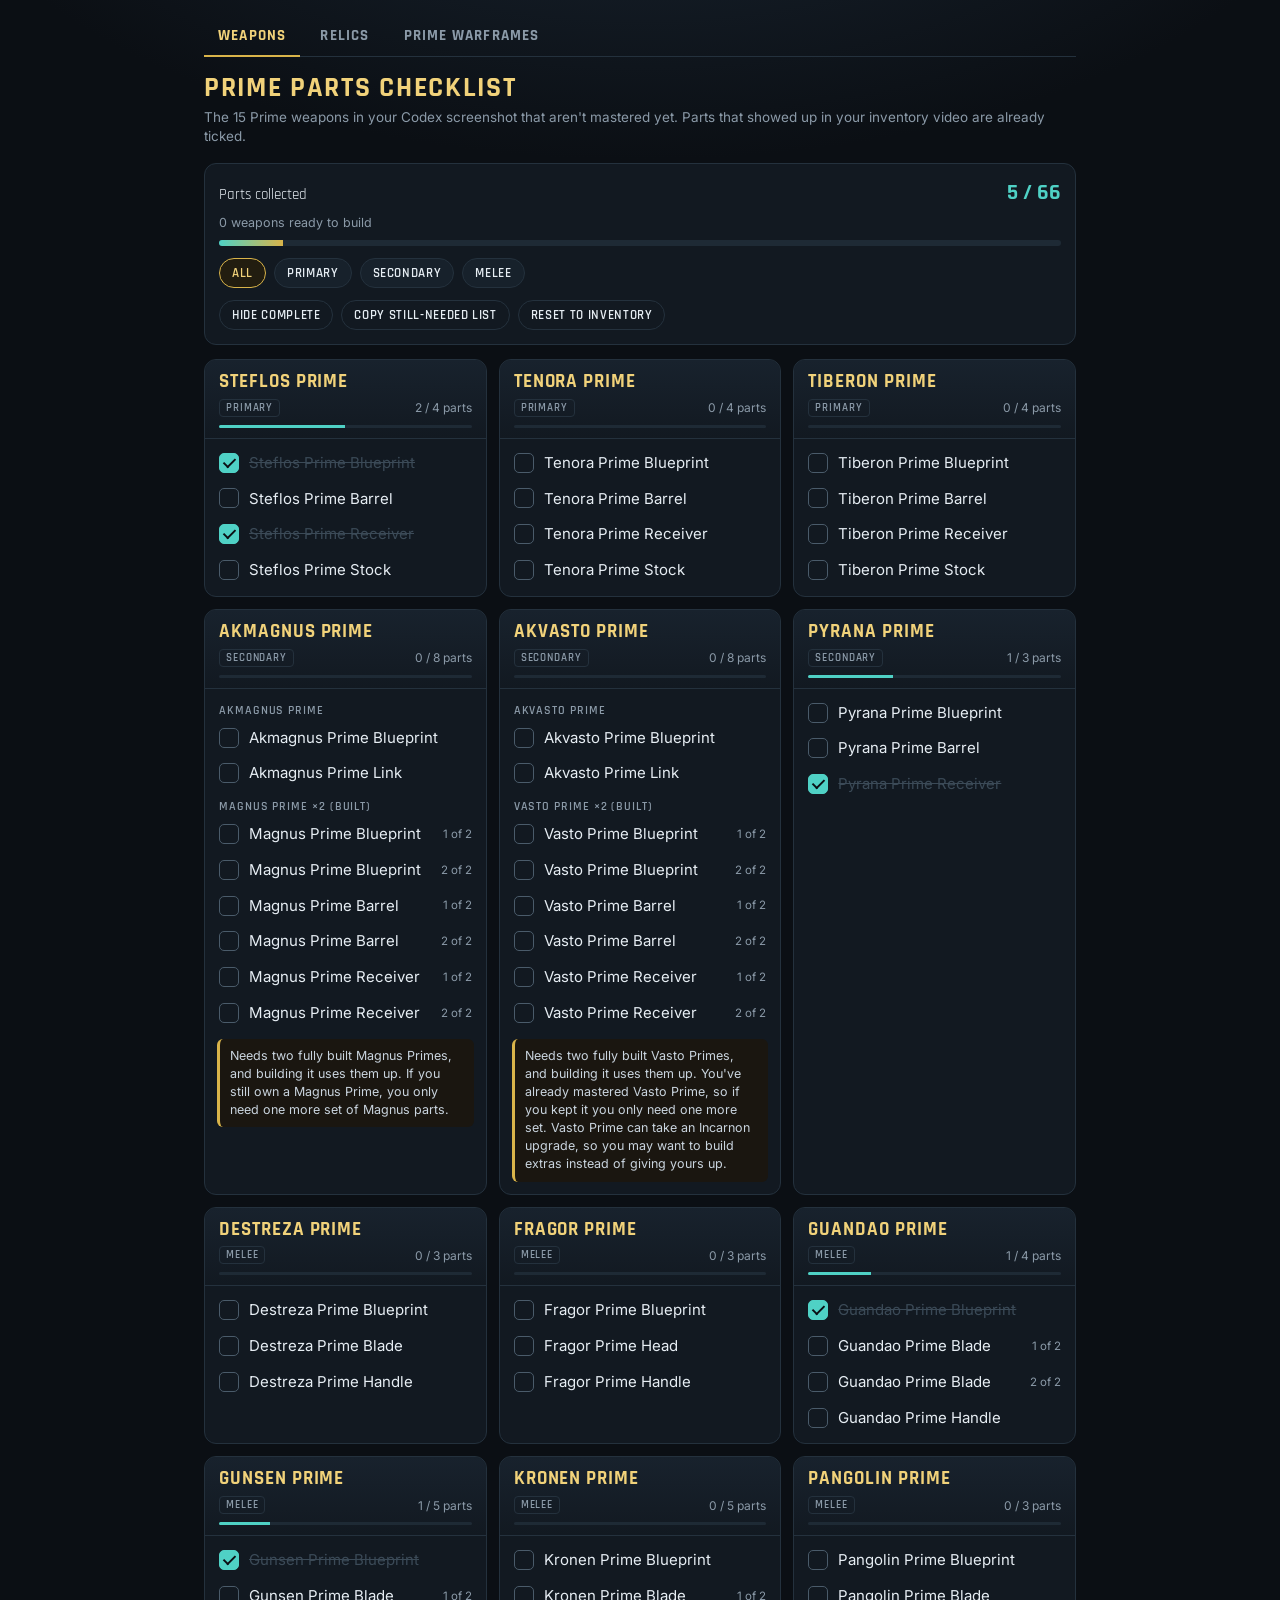
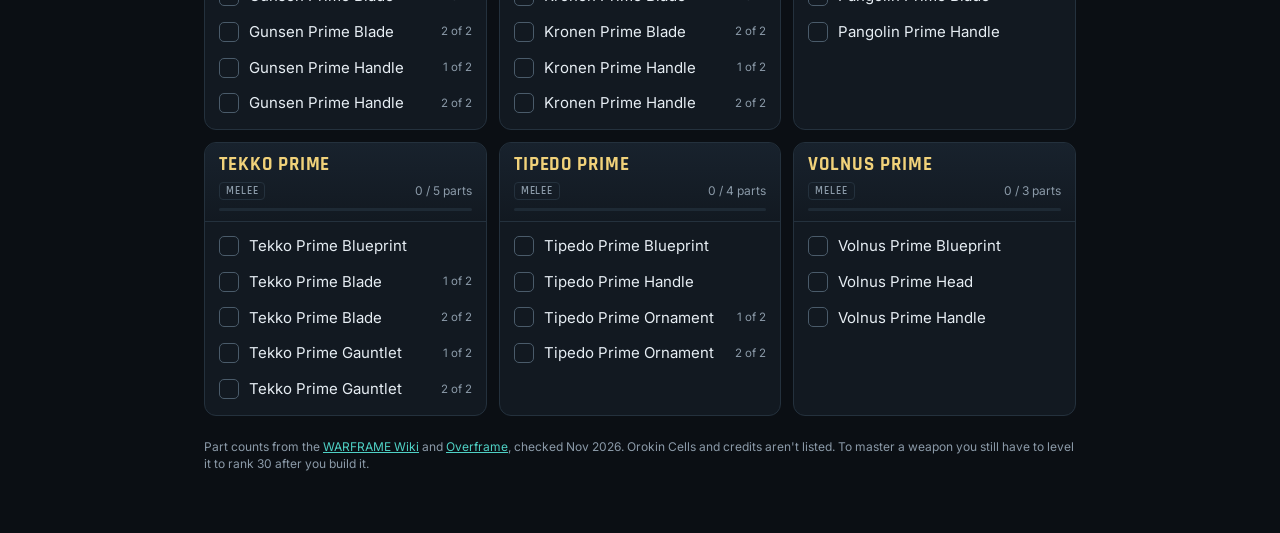
<file: legacy/prime-checklist.html>
<!DOCTYPE html>
<html lang="en">
<head>
<meta charset="utf-8">
<meta name="viewport" content="width=device-width, initial-scale=1">
<title>Unmastered Prime Weapons – Parts Checklist</title>
<link rel="preconnect" href="https://fonts.googleapis.com">
<link href="https://fonts.googleapis.com/css2?family=Rajdhani:wght@500;600;700&family=Inter:wght@400;500;600&display=swap" rel="stylesheet">
<style>
  :root{
    --bg:#0b0f14; --panel:#121921; --panel2:#17212b; --line:#24313d;
    --text:#e6edf3; --muted:#8b9aa8; --gold:#d9b44a; --gold2:#f1d27a;
    --teal:#4fd1c5; --done:#3b4a57;
  }
  *{box-sizing:border-box}
  body{margin:0;background:radial-gradient(1200px 600px at 50% -200px,#1a2633 0%,var(--bg) 60%);color:var(--text);
    font:15px/1.45 Inter,system-ui,sans-serif;min-height:100vh}
  .wrap{max-width:900px;margin:0 auto;padding:16px 14px 60px}
  .tabs{display:flex;gap:6px;margin-bottom:16px;border-bottom:1px solid var(--line)}
  .tabs a{font:700 15px Rajdhani,sans-serif;letter-spacing:.08em;text-transform:uppercase;color:var(--muted);text-decoration:none;
    padding:10px 14px;border-bottom:2px solid transparent;margin-bottom:-1px}
  .tabs a.on{color:var(--gold2);border-color:var(--gold)}
  header h1{font:700 28px/1.1 Rajdhani,sans-serif;letter-spacing:.06em;text-transform:uppercase;margin:0 0 4px;color:var(--gold2)}
  header p{margin:0;color:var(--muted);font-size:13.5px}
  .summary{margin:16px 0 14px;background:var(--panel);border:1px solid var(--line);border-radius:12px;padding:14px}
  .sumrow{display:flex;justify-content:space-between;align-items:baseline;gap:10px;font-family:Rajdhani,sans-serif}
  .sumrow b{font-size:22px;color:var(--teal)}
  .sumsub{font-size:12.5px;color:var(--muted);margin-top:4px}
  .bar{height:6px;background:#1e2a35;border-radius:99px;overflow:hidden;margin-top:8px}
  .bar i{display:block;height:100%;background:linear-gradient(90deg,var(--teal),var(--gold));width:0;transition:width .25s}
  .controls{display:flex;flex-wrap:wrap;gap:8px;margin-top:12px}
  .chip{border:1px solid var(--line);background:var(--panel2);color:var(--text);border-radius:99px;padding:6px 12px;
    font:600 13px Rajdhani,sans-serif;letter-spacing:.05em;text-transform:uppercase;cursor:pointer}
  .chip[aria-pressed="true"]{border-color:var(--gold);color:var(--gold2);background:#221d10}
  .chip.ghost{background:transparent}
  .toast{color:var(--teal);font-size:12.5px;align-self:center;min-height:1em}
  .grid{display:grid;grid-template-columns:repeat(auto-fill,minmax(250px,1fr));gap:12px}
  .card{background:var(--panel);border:1px solid var(--line);border-radius:12px;overflow:hidden;display:flex;flex-direction:column}
  .card.complete{border-color:#2f5f5a}
  .card.complete .name{color:var(--teal)}
  .card.built{opacity:.55}
  .chead{padding:12px 14px 10px;border-bottom:1px solid var(--line);background:linear-gradient(180deg,#18222d,#121921)}
  .name{font:700 19px/1.1 Rajdhani,sans-serif;letter-spacing:.05em;text-transform:uppercase;color:var(--gold2)}
  .meta{display:flex;justify-content:space-between;align-items:center;gap:8px;margin-top:6px;font-size:12px;color:var(--muted)}
  .tag{font:600 11px Rajdhani,sans-serif;letter-spacing:.08em;text-transform:uppercase;border:1px solid var(--line);border-radius:4px;padding:1px 6px}
  .cbar{height:3px;background:#1e2a35;margin-top:8px;border-radius:99px;overflow:hidden}
  .cbar i{display:block;height:100%;background:var(--teal);width:0;transition:width .2s}
  ul{list-style:none;margin:0;padding:6px 6px 8px}
  li label{display:flex;align-items:center;gap:10px;padding:7px 8px;border-radius:8px;cursor:pointer;user-select:none}
  li label:hover{background:var(--panel2)}
  li input{appearance:none;width:20px;height:20px;flex:none;border:1.5px solid #4a5b6a;border-radius:5px;display:grid;place-items:center;margin:0;cursor:pointer}
  li input:checked{background:var(--teal);border-color:var(--teal)}
  li input:checked::after{content:"";width:5px;height:10px;border:solid #0b0f14;border-width:0 2px 2px 0;transform:rotate(45deg) translate(-1px,-1px)}
  li input:checked + span{color:var(--done);text-decoration:line-through}
  .sub{font-size:11.5px;color:var(--muted);margin-left:auto;white-space:nowrap}
  .group{font:600 11.5px Rajdhani,sans-serif;letter-spacing:.08em;text-transform:uppercase;color:var(--muted);padding:8px 8px 2px}
  .note{margin:0 12px 12px;padding:8px 10px;font-size:12.5px;color:#c9d4de;background:#1a1610;border-left:3px solid var(--gold);border-radius:6px}
  .builtbtn{margin:0 12px 12px;align-self:flex-start;background:none;border:1px dashed #3a4a58;color:var(--muted);border-radius:6px;
    padding:4px 10px;font:600 12px Rajdhani,sans-serif;letter-spacing:.06em;text-transform:uppercase;cursor:pointer}
  .card.built .builtbtn{border-style:solid;color:var(--teal);border-color:var(--teal)}
  .hidden{display:none}
  .sec{font:700 18px Rajdhani,sans-serif;letter-spacing:.08em;text-transform:uppercase;color:var(--gold2);margin:22px 0 4px}
  .secsub{color:var(--muted);font-size:13px;margin:0 0 12px}
  .hv .card{border-color:#5a4a1e;background:linear-gradient(180deg,#1a1710,#121921)}
  .rlist{padding:8px 12px 12px;display:flex;flex-direction:column;gap:6px}
  .rrow{display:flex;align-items:center;gap:8px;font-size:13.5px}
  .rrow .pn{flex:1}
  .rar{font:600 11px Rajdhani,sans-serif;letter-spacing:.06em;text-transform:uppercase;border-radius:4px;padding:1px 6px;white-space:nowrap}
  .rar.C{background:#3a2a1a;color:#e0a96d}.rar.U{background:#2b3038;color:#d4dbe3}.rar.R{background:#3b3214;color:#f1d27a}
  .st{font-size:11.5px}.st.av{color:var(--teal)}.st.ba{color:#c9a0ff}.st.va{color:var(--muted)}
  .part{padding:8px 12px;border-top:1px solid var(--line)}
  .part:first-of-type{border-top:none}
  .part b{font-weight:600;font-size:13.5px}
  .part .need{color:var(--muted);font-size:12px;margin-left:6px}
  .chips{display:flex;flex-wrap:wrap;gap:5px;margin-top:6px}
  .rchip{font-size:12px;border:1px solid var(--line);border-radius:6px;padding:2px 6px;background:var(--panel2);white-space:nowrap}
  .rchip i{font-style:normal;font-weight:600;margin-left:4px}
  .rchip.C i{color:#e0a96d}.rchip.U i{color:#d4dbe3}.rchip.R i{color:#f1d27a}
  .rchip.hot{border-color:var(--gold)}
  .rchip.av{border-color:var(--teal)}
  .empty{color:var(--muted);padding:20px 0}
  footer{margin-top:22px;color:var(--muted);font-size:12px}
  footer a{color:var(--teal)}
</style>
</head>
<body>
<div class="wrap">
  <nav class="tabs">
    <a href="#weapons" data-view="weapons">Weapons</a>
    <a href="#relics" data-view="relics">Relics</a>
    <a href="#frames" data-view="frames">Prime Warframes</a>
  </nav>

  <header>
    <h1 id="title"></h1>
    <p id="intro"></p>
  </header>

  <section class="summary">
    <div class="sumrow"><span id="sumLabel">Parts collected</span><b id="sumText">0 / 0</b></div>
    <div class="sumsub" id="sumSub"></div>
    <div class="bar"><i id="sumBar"></i></div>
    <div class="controls" id="filters"></div>
    <div class="controls">
      <button class="chip ghost" id="hideDone" aria-pressed="false">Hide complete</button>
      <button class="chip ghost" id="copyBtn">Copy still-needed list</button>
      <button class="chip ghost" id="resetBtn">Reset to inventory</button>
      <span class="toast" id="toast"></span>
    </div>
  </section>

  <div class="grid" id="grid"></div>

  <footer id="foot"></footer>
</div>

<script>
/* ---------- DATA ----------
   parts: [partName, countNeeded, countAlreadyInInventory]
   The third number is what your Nov 12 inventory video showed. */
const WEAPONS = [
  {n:"Steflos Prime", t:"Primary", parts:[["Blueprint",1,1],["Barrel",1],["Receiver",1,1],["Stock",1]]},
  {n:"Tenora Prime",  t:"Primary", parts:[["Blueprint",1],["Barrel",1],["Receiver",1],["Stock",1]]},
  {n:"Tiberon Prime", t:"Primary", parts:[["Blueprint",1],["Barrel",1],["Receiver",1],["Stock",1]]},
  {n:"Akmagnus Prime", t:"Secondary",
   groups:[
     {g:"Akmagnus Prime", parts:[["Blueprint",1],["Link",1]]},
     {g:"Magnus Prime ×2 (built)", parts:[["Magnus Prime Blueprint",2],["Magnus Prime Barrel",2],["Magnus Prime Receiver",2]]}
   ],
   note:"Needs two fully built Magnus Primes, and building it uses them up. If you still own a Magnus Prime, you only need one more set of Magnus parts."},
  {n:"Akvasto Prime", t:"Secondary",
   groups:[
     {g:"Akvasto Prime", parts:[["Blueprint",1],["Link",1]]},
     {g:"Vasto Prime ×2 (built)", parts:[["Vasto Prime Blueprint",2],["Vasto Prime Barrel",2],["Vasto Prime Receiver",2]]}
   ],
   note:"Needs two fully built Vasto Primes, and building it uses them up. You've already mastered Vasto Prime, so if you kept it you only need one more set. Vasto Prime can take an Incarnon upgrade, so you may want to build extras instead of giving yours up."},
  {n:"Pyrana Prime", t:"Secondary", parts:[["Blueprint",1],["Barrel",1],["Receiver",1,1]]},
  {n:"Destreza Prime", t:"Melee", parts:[["Blueprint",1],["Blade",1],["Handle",1]]},
  {n:"Fragor Prime",   t:"Melee", parts:[["Blueprint",1],["Head",1],["Handle",1]]},
  {n:"Guandao Prime",  t:"Melee", parts:[["Blueprint",1,1],["Blade",2],["Handle",1]]},
  {n:"Gunsen Prime",   t:"Melee", parts:[["Blueprint",1,1],["Blade",2],["Handle",2]]},
  {n:"Kronen Prime",   t:"Melee", parts:[["Blueprint",1],["Blade",2],["Handle",2]]},
  {n:"Pangolin Prime", t:"Melee", parts:[["Blueprint",1],["Blade",1],["Handle",1]]},
  {n:"Tekko Prime",    t:"Melee", parts:[["Blueprint",1],["Blade",2],["Gauntlet",2]]},
  {n:"Tipedo Prime",   t:"Melee", parts:[["Blueprint",1],["Handle",1],["Ornament",2]]},
  {n:"Volnus Prime",   t:"Melee", parts:[["Blueprint",1],["Head",1],["Handle",1]]},
];

/* Frames: [name, haveBlueprint, haveNeuroptics, haveChassis, haveSystems] from the inventory video */
const F = [
  ["Ash",1,0,1,0],["Atlas",0,0,0,0],["Banshee",1,0,1,1],["Baruuk",1,0,1,0],["Caliban",1,1,1,1],
  ["Chroma",0,0,0,0],["Citrine",1,0,0,1],["Ember",1,1,0,0],["Equinox",0,1,0,0],["Frost",0,0,0,0],
  ["Gara",0,0,0,0],["Garuda",0,0,0,0],["Gauss",0,0,0,1],["Grendel",0,1,0,0],["Gyre",1,1,1,1],
  ["Harrow",0,0,0,0],["Hildryn",0,1,0,1],["Hydroid",0,0,1,0],["Inaros",0,0,1,0],["Ivara",0,1,0,0],
  ["Khora",0,0,1,1],["Lavos",1,1,1,0],["Limbo",1,0,0,0],["Loki",0,0,0,0],["Mag",0,0,0,0],
  ["Mesa",0,1,1,1],["Mirage",0,0,0,1],["Nekros",0,0,0,0],["Nezha",0,0,0,0],["Nidus",0,0,0,0],
  ["Nova",0,0,0,0],["Nyx",0,0,0,0],["Oberon",1,0,0,0],["Octavia",0,0,0,0],["Protea",1,1,0,0],
  ["Revenant",0,1,1,1],["Rhino",0,0,0,0],["Saryn",0,1,1,1],["Sevagoth",0,1,0,1],["Styanax",1,0,1,1],
  ["Titania",1,1,1,0],["Trinity",0,0,0,0],["Valkyr",0,0,0,1],["Vauban",0,0,0,0],["Volt",1,1,1,1],
  ["Voruna",1,1,1,1],["Wisp",0,1,0,0],["Wukong",0,0,0,0],["Xaku",0,1,1,1],["Yareli",1,0,1,1],["Zephyr",0,0,0,0],
];
const FRAMES = F.map(([n,b,ne,c,s])=>({n:n+" Prime", t:"Warframe", frame:true,
  parts:[["Blueprint",1,b],["Neuroptics Blueprint",1,ne],["Chassis Blueprint",1,c],["Systems Blueprint",1,s]]}));

/* Relic sources per part, from the WARFRAME Wiki (Nov 2026). C/U/R = Common/Uncommon/Rare */
const RELIC_SRC = {
  "Steflos Prime Blueprint":"Neo Y2 U","Steflos Prime Barrel":"Axi S21 R","Steflos Prime Receiver":"Lith A13 C","Steflos Prime Stock":"Meso D9 U",
  "Tenora Prime Blueprint":"Axi I2 C,Axi K10 C,Lith O3 C,Meso A3 C,Meso P5 C,Neo B7 C,Neo N20 C",
  "Tenora Prime Barrel":"Lith T5 R,Lith T9 R,Meso T5 R,Meso Z5 U,Neo T5 R,Neo T6 R",
  "Tenora Prime Receiver":"Axi T8 R,Meso T4 R,Neo T4 R,Neo T8 R",
  "Tenora Prime Stock":"Axi C7 U,Axi G7 U,Axi P5 U,Axi S12 U,Axi T6 U,Lith R2 U,Meso Z4 U",
  "Tiberon Prime Blueprint":"Axi L2 U,Axi O2 U,Axi O4 U,Lith A3 U,Lith C8 C,Lith K3 U,Neo R2 U",
  "Tiberon Prime Barrel":"Meso T1 R,Neo K3 U",
  "Tiberon Prime Receiver":"Axi D1 C,Axi G5 C,Axi K3 C,Axi P2 C,Meso O2 C,Meso R1 C",
  "Tiberon Prime Stock":"Lith T2 R,Lith T6 R,Meso T2 R,Meso T3 R",
  "Akmagnus Prime Blueprint":"Axi M5 C","Akmagnus Prime Link":"Axi M5 U",
  "Magnus Prime Blueprint":"Axi M5 C,Axi C7 C,Axi K10 C,Axi S14 C,Axi T10 C,Lith H8 C,Lith Z3 C,Meso B6 C,Meso S15 C,Neo N18 C",
  "Magnus Prime Barrel":"Axi M5 R,Axi M2 R,Meso M5 R,Neo M4 R",
  "Magnus Prime Receiver":"Axi M5 U,Axi T8 U,Neo C2 U,Neo C3 U,Neo G4 U,Neo N19 U,Neo N22 U,Neo T5 U",
  "Akvasto Prime Blueprint":"Axi A5 R","Akvasto Prime Link":"Axi A5 U",
  "Vasto Prime Blueprint":"Axi A5 U,Axi P5 U,Axi S15 U,Lith L4 U,Meso A6 U,Meso D5 U,Meso L2 U,Meso V8 U,Neo S3 U",
  "Vasto Prime Barrel":"Axi A5 C,Axi M4 C,Axi P5 C,Axi S7 C,Axi V3 C,Lith A5 C,Lith K11 C,Lith M8 C,Lith T11 C,Neo D1 C,Neo N2 C",
  "Vasto Prime Receiver":"Axi A5 C,Lith A1 C,Lith G11 C,Lith V9 C,Meso N16 C,Meso V2 C,Neo B8 C,Neo N12 C,Neo R5 C,Neo T8 C",
  "Pyrana Prime Blueprint":"Axi P1 R,Axi P2 R,Axi P3 R,Lith P1 R,Lith P2 R,Lith P7 R,Meso P1 R,Meso P6 R",
  "Pyrana Prime Barrel":"Axi A8 C,Axi C4 C,Lith L2 C,Lith L3 C,Meso E2 C,Meso N7 C,Neo A2 C,Neo A9 C,Neo V7 C",
  "Pyrana Prime Receiver":"Axi C3 U,Axi D3 U,Axi K3 U,Lith D5 U,Neo C1 U,Neo G2 U,Neo Z2 U",
  "Destreza Prime Blueprint":"Axi D3 U,Axi K4 U,Axi P2 U,Lith M4 U,Lith P7 U,Meso R2 U,Neo B5 U,Neo S9 U",
  "Destreza Prime Blade":"Axi D1 R,Axi D2 R,Lith D5 R,Meso D2 R,Meso D3 R,Neo D4 R",
  "Destreza Prime Handle":"Axi D2 C,Axi M4 C,Axi O3 C,Axi O4 C,Axi R2 C,Lith L1 C,Meso E2 C,Meso E3 C,Meso P6 C",
  "Fragor Prime Blueprint":"Axi A7 U,Axi F1 R,Lith F1 R,Meso F1 R,Meso H1 U,Neo S8 U",
  "Fragor Prime Handle":"Axi C2 U,Axi N4 U,Lith V1 R,Lith V8 U,Neo D6 U,Neo T1 U,Neo V6 U",
  "Fragor Prime Head":"Axi A1 C,Axi B2 C,Axi H1 C,Lith V7 C,Meso V8 C,Neo H1 C",
  "Guandao Prime Blueprint":"Lith K9 U,Lith P5 U,Meso B5 U,Meso I2 U,Meso P7 U,Meso Z5 U,Neo T4 U",
  "Guandao Prime Blade":"Axi S10 C,Axi S9 C,Lith K7 C,Lith O3 C,Meso H2 C,Neo P2 C,Neo V10 C,Neo Z6 C",
  "Guandao Prime Handle":"Lith G3 R,Lith G4 R,Lith G7 R,Meso G2 R,Meso G4 R",
  "Gunsen Prime Blueprint":"Axi P9 C,Lith C11 C,Lith L6 C,Lith N16 C,Meso F5 C,Neo C4 C,Neo P6 C,Neo Z10 C",
  "Gunsen Prime Blade":"Lith G10 R,Lith G13 R,Meso G10 R,Meso G5 R",
  "Gunsen Prime Handle":"Axi S19 U,Axi T12 U,Meso P15 U,Meso W4 U,Neo B9 U,Neo K7 U,Neo T7 U",
  "Kronen Prime Blueprint":"Axi H3 C,Axi L3 C,Meso N7 C,Neo A2 C,Neo C1 C,Neo L1 C,Neo Z4 C,Neo Z8 C",
  "Kronen Prime Blade":"Axi K2 R,Axi K3 R,Axi K4 R,Axi K5 R,Lith K3 R,Meso K2 R,Neo K3 R",
  "Kronen Prime Handle":"Axi G3 U,Axi L5 U,Lith T6 U,Meso A1 U,Meso B2 U,Meso D3 U,Neo B4 U,Neo S11 U",
  "Pangolin Prime Blueprint":"Axi P4 R,Lith P5 R,Meso P3 R,Neo P1 R,Neo P3 R,Neo P5 R",
  "Pangolin Prime Blade":"Axi A11 U,Axi A13 U,Axi C8 U,Axi G4 U,Axi T7 U,Lith N7 U,Lith S11 U,Neo S14 U",
  "Pangolin Prime Handle":"Axi C6 C,Axi I1 C,Axi V11 C,Meso N10 C,Meso R3 C,Meso S11 C,Neo N13 C,Neo N17 C",
  "Tekko Prime Blueprint":"Lith L2 U,Lith P5 U,Meso E4 U,Meso V8 U,Neo B7 U",
  "Tekko Prime Blade":"Axi T6 R,Axi T7 R,Meso T6 R,Neo T2 R",
  "Tekko Prime Gauntlet":"Axi C5 C,Axi G4 C,Axi W2 C,Lith A5 C,Lith T4 C,Meso N9 C,Meso T5 C,Meso W1 C",
  "Tipedo Prime Blueprint":"Lith B7 C,Lith P2 C,Meso A2 C,Meso C5 C,Meso L1 C,Meso N10 C,Meso W1 C,Meso W2 C",
  "Tipedo Prime Handle":"Axi T2 R,Axi T3 R,Axi T4 R,Axi T9 R",
  "Tipedo Prime Ornament":"Axi A6 U,Axi C5 U,Axi G2 U,Lith N13 U,Neo N10 U,Neo Z6 U",
  "Volnus Prime Blueprint":"Axi A14 C,Lith G5 C,Lith H6 C,Lith H7 C,Lith S11 C,Meso Z4 C,Neo D5 C,Neo P5 C",
  "Volnus Prime Handle":"Axi V11 R,Meso V7 R,Neo V10 R",
  "Volnus Prime Head":"Axi B5 U,Axi C7 U,Axi C8 U,Axi I1 U,Axi K9 U,Lith P6 U,Lith Z3 U,Meso B5 U",
};
const AVAILABLE = new Set(["Axi S21","Meso D9","Neo Y2","Lith A13"]);
const BARO = new Set(["Axi M5","Axi A5"]);
const RAR = {C:"Common",U:"Uncommon",R:"Rare"};
const RAR_ORDER = {R:0,U:1,C:2};
const statusOf = r => AVAILABLE.has(r)?"Available now":BARO.has(r)?"Baro Ki'Teer":"Vaulted";
const relicsFor = key => (RELIC_SRC[key]||"").split(",").filter(Boolean).map(s=>{const p=s.trim().split(" ");return {relic:p[0]+" "+p[1],rar:p[2]};});

const VIEWS = {
  weapons:{
    title:"Prime Parts Checklist",
    intro:"The 15 Prime weapons in your Codex screenshot that aren't mastered yet. Parts that showed up in your inventory video are already ticked.",
    data:WEAPONS, filters:[["all","All"],["Primary","Primary"],["Secondary","Secondary"],["Melee","Melee"]],
    foot:'Part counts from the <a href="https://wiki.warframe.com/w/Duplicate_Prime_Parts_Required">WARFRAME Wiki</a> and <a href="https://overframe.gg">Overframe</a>, checked Nov 2026. Orokin Cells and credits aren\'t listed. To master a weapon you still have to level it to rank 30 after you build it.'
  },
  relics:{
    title:"Relics for Missing Parts",
    intro:"Every Void Relic that can drop a weapon part you still need, based on what's unticked on the Weapons tab. Tick a part there and it drops off this page. Warframe parts aren't counted.",
    filters:[["all","All tiers"],["Lith","Lith"],["Meso","Meso"],["Neo","Neo"],["Axi","Axi"]],
    foot:'Relic tables from the <a href="https://wiki.warframe.com/w/Void_Relic">WARFRAME Wiki</a>, Nov 2026. Drop chance per refinement: Common 25.33% Intact → 16.67% Radiant · Uncommon 11% → 20% · Rare 2% → 10%. Vaulted relics can be traded with other players, or bought from Varzia when that item is in Prime Resurgence. Baro relics only appear when Baro Ki\'Teer stocks them.'
  },
  frames:{
    title:"Prime Warframe Sets",
    intro:"Every Prime Warframe you can still get, up to Citrine Prime. Parts from your inventory video are ticked, and extra copies are ignored. A built frame doesn't show up in inventory, so tap “Already own it” on any frame you've built.",
    data:FRAMES, filters:[["all","All"],["ready","Ready to build"],["started","Partly collected"],["none","Not started"]],
    foot:'Excalibur Prime is left out because it was a Founders\' exclusive and can\'t be obtained. List current through <a href="https://wiki.warframe.com/w/Citrine_Prime">Citrine Prime</a> (Sept 2026).'
  }
};

/* ---------- STATE ---------- */
const KEY="wf-prime-checklist-v2";
const slug=s=>s.toLowerCase().replace(/[^a-z0-9]+/g,"-");
const groupsOf=w=>w.groups||[{g:null,parts:w.parts}];
function itemsOf(w){
  const out=[];
  groupsOf(w).forEach(gr=>gr.parts.forEach(([p,c,h])=>{
    for(let i=1;i<=c;i++) out.push({id:slug(w.n+"|"+(gr.g||"")+"|"+p+"|"+i),part:p,i,c,group:gr.g,seed:i<=(h||0)});
  }));
  return out;
}
function seedState(){
  const s={ticks:{},built:{}};
  [...WEAPONS,...FRAMES].forEach(w=>itemsOf(w).forEach(it=>{ if(it.seed) s.ticks[it.id]=1; }));
  return s;
}
let state;
try{ state=JSON.parse(localStorage.getItem(KEY)||"null"); }catch(e){ state=null; }
if(!state||!state.ticks) state=seedState();
const save=()=>{ try{ localStorage.setItem(KEY,JSON.stringify(state)); }catch(e){} };

/* ---------- RENDER ---------- */
const grid=document.getElementById("grid");
let view="weapons", filter="all", hideDone=false;
const fullName=(w,it)=>it.part.includes("Prime")?it.part:`${w.n} ${it.part}`;
const shortName=(w,it)=>w.frame?it.part.replace(" Blueprint","").replace(/^Blueprint$/,"Main Blueprint"):fullName(w,it);

function neededParts(){
  const m={};
  WEAPONS.forEach(w=>itemsOf(w).forEach(it=>{
    if(!state.ticks[it.id]){ const k=fullName(w,it); (m[k]=m[k]||{w:w.n,n:0}).n++; }
  }));
  return m;
}
function relicMap(){
  const need=neededParts(), rm={};
  Object.entries(need).forEach(([k,v])=>relicsFor(k).forEach(({relic,rar})=>{
    (rm[relic]=rm[relic]||[]).push({key:k,rar,w:v.w,n:v.n});
  }));
  return {need,rm};
}
const tierOf=r=>r.split(" ")[0];
const stCls=r=>AVAILABLE.has(r)?"av":BARO.has(r)?"ba":"va";

function renderRelics(){
  const {need,rm}=relicMap();
  const tierOk=r=>filter==="all"||tierOf(r)===filter;
  const hv=Object.entries(rm).filter(([r,l])=>l.length>1&&tierOk(r))
    .sort((a,b)=>b[1].length-a[1].length || (AVAILABLE.has(b[0])-AVAILABLE.has(a[0])) || a[0].localeCompare(b[0],undefined,{numeric:true}));
  const hvSet=new Set(Object.entries(rm).filter(([,l])=>l.length>1).map(([r])=>r));
  let html=`<h2 class="sec">High value</h2><p class="secsub">Relics that each hold two or more different parts you still need.</p>`;
  html+=hv.length?`<div class="grid hv">`+hv.map(([r,l])=>`<article class="card"><div class="chead"><div class="name">${r}</div>
      <div class="meta"><span class="tag">${l.length} parts you need</span><span class="st ${stCls(r)}">${statusOf(r)}</span></div></div>
      <div class="rlist">${l.sort((a,b)=>RAR_ORDER[a.rar]-RAR_ORDER[b.rar]).map(p=>`<div class="rrow"><span class="pn">${p.key}</span><span class="rar ${p.rar}">${RAR[p.rar]}</span></div>`).join("")}</div></article>`).join("")+`</div>`
    : `<p class="empty">No relics in this tier hold more than one part you need.</p>`;
  html+=`<h2 class="sec">By weapon</h2><p class="secsub">Every relic for each missing part. Gold outline = also in High value. Teal outline = drops right now.</p><div class="grid">`;
  WEAPONS.forEach(w=>{
    const keys=[...new Set(itemsOf(w).map(it=>fullName(w,it)))].filter(k=>need[k]);
    if(!keys.length) return;
    html+=`<article class="card"><div class="chead"><div class="name">${w.n}</div><div class="meta"><span class="tag">${w.t}</span><span>${keys.length} part${keys.length>1?"s":""} missing</span></div></div>`;
    keys.forEach(k=>{
      const rs=relicsFor(k).filter(x=>tierOk(x.relic)).sort((a,b)=>RAR_ORDER[b.rar]-RAR_ORDER[a.rar]||a.relic.localeCompare(b.relic,undefined,{numeric:true}));
      html+=`<div class="part"><b>${k}</b>${need[k].n>1?`<span class="need">need ${need[k].n}</span>`:""}<div class="chips">`+
        (rs.length?rs.map(x=>`<span class="rchip ${x.rar}${hvSet.has(x.relic)?" hot":""}${AVAILABLE.has(x.relic)?" av":""}">${x.relic}<i>${x.rar}</i></span>`).join(""):`<span class="secsub">None in this tier</span>`)+`</div></div>`;
    });
    html+=`</article>`;
  });
  html+=`</div>`;
  grid.className=""; grid.innerHTML=html;
  const total=Object.keys(rm).length;
  document.getElementById("sumLabel").textContent="High-value relics";
  document.getElementById("sumText").textContent=hvSet.size;
  document.getElementById("sumSub").textContent=`${total} relics drop at least one part you need · ${Object.keys(need).length} different parts missing`;
}

function render(){
  const V=VIEWS[view];
  document.querySelectorAll(".tabs a").forEach(a=>a.classList.toggle("on",a.dataset.view===view));
  document.getElementById("title").textContent=V.title;
  document.getElementById("intro").textContent=V.intro;
  document.getElementById("foot").innerHTML=V.foot;
  document.getElementById("filters").innerHTML=V.filters.map(([k,l])=>`<button class="chip" data-f="${k}" aria-pressed="${k===filter}">${l}</button>`).join("");
  const isR=view==="relics";
  document.querySelector(".bar").classList.toggle("hidden",isR);
  document.getElementById("hideDone").classList.toggle("hidden",isR);
  document.getElementById("resetBtn").classList.toggle("hidden",isR);
  document.getElementById("copyBtn").textContent=isR?"Copy high-value list":"Copy still-needed list";
  if(isR){ renderRelics(); return; }
  grid.className="grid";
  grid.innerHTML="";
  V.data.forEach(w=>{
    const card=document.createElement("article");
    card.className="card"; card.dataset.w=slug(w.n);
    let html=`<div class="chead"><div class="name">${w.n}</div>
      <div class="meta"><span class="tag">${w.t}</span><span class="cnt"></span></div>
      <div class="cbar"><i></i></div></div><ul>`;
    let last;
    itemsOf(w).forEach(it=>{
      if(it.group&&it.group!==last){ html+=`<li class="group">${it.group}</li>`; last=it.group; }
      const sub=it.c>1?`<span class="sub">${it.i} of ${it.c}</span>`:"";
      html+=`<li><label><input type="checkbox" data-id="${it.id}" ${state.ticks[it.id]?"checked":""}><span>${shortName(w,it)}</span>${sub}</label></li>`;
    });
    html+=`</ul>`;
    if(w.note) html+=`<div class="note">${w.note}</div>`;
    if(w.frame) html+=`<button class="builtbtn" data-built="${slug(w.n)}">Already own it</button>`;
    card.innerHTML=html; grid.appendChild(card);
  });
  update();
}

function update(){
  const V=VIEWS[view]; let tot=0,got=0,ready=0,built=0;
  V.data.forEach(w=>{
    const items=itemsOf(w),n=items.length,g=items.filter(i=>state.ticks[i.id]).length;
    const isBuilt=!!state.built[slug(w.n)];
    tot+=n; got+=g; if(isBuilt) built++; else if(g===n) ready++;
    const card=grid.querySelector(`[data-w="${slug(w.n)}"]`);
    card.classList.toggle("built",isBuilt);
    card.classList.toggle("complete",g===n&&!isBuilt);
    card.querySelector(".cnt").textContent=isBuilt?"Owned ✓":(g===n?"Ready to build ✓":`${g} / ${n} parts`);
    card.querySelector(".cbar i").style.width=(isBuilt?100:100*g/n)+"%";
    let show=true;
    if(view==="frames"){
      if(filter==="ready") show=g===n&&!isBuilt;
      else if(filter==="started") show=g>0&&g<n&&!isBuilt;
      else if(filter==="none") show=g===0&&!isBuilt;
    } else if(filter!=="all") show=w.t===filter;
    if(hideDone&&(g===n||isBuilt)) show=false;
    card.classList.toggle("hidden",!show);
  });
  document.getElementById("sumLabel").textContent=view==="frames"?"Frame parts collected":"Parts collected";
  document.getElementById("sumText").textContent=`${got} / ${tot}`;
  document.getElementById("sumBar").style.width=(tot?100*got/tot:0)+"%";
  document.getElementById("sumSub").textContent=view==="frames"
    ? `${ready} set${ready===1?"":"s"} ready to build${built?` · ${built} marked as owned`:""}`
    : `${ready} weapon${ready===1?"":"s"} ready to build`;
}

/* ---------- EVENTS ---------- */
grid.addEventListener("change",e=>{
  const id=e.target.dataset.id; if(!id) return;
  if(e.target.checked) state.ticks[id]=1; else delete state.ticks[id];
  save(); update();
});
grid.addEventListener("click",e=>{
  const b=e.target.closest("[data-built]"); if(!b) return;
  const k=b.dataset.built; if(state.built[k]) delete state.built[k]; else state.built[k]=1;
  save(); update();
});
document.getElementById("filters").addEventListener("click",e=>{
  const b=e.target.closest("[data-f]"); if(!b) return;
  filter=b.dataset.f;
  document.querySelectorAll("[data-f]").forEach(x=>x.setAttribute("aria-pressed",x===b));
  if(view==="relics") renderRelics(); else update();
});
document.getElementById("hideDone").addEventListener("click",e=>{
  hideDone=!hideDone; e.currentTarget.setAttribute("aria-pressed",hideDone); update();
});
const toast=document.getElementById("toast");
function say(m){ toast.textContent=m; clearTimeout(say.t); say.t=setTimeout(()=>toast.textContent="",2500); }
document.getElementById("copyBtn").addEventListener("click",async()=>{
  if(view==="relics"){
    const {rm}=relicMap();
    const hv=Object.entries(rm).filter(([,l])=>l.length>1).sort((a,b)=>b[1].length-a[1].length);
    const txt=hv.length?hv.map(([r,l])=>`${r} (${statusOf(r)}): ${l.map(p=>p.key).join(", ")}`).join("\n"):"No high-value relics left.";
    try{ await navigator.clipboard.writeText(txt); say(`Copied ${hv.length} relics`); }catch(e){ say("Copy was blocked here"); }
    return;
  }
  const lines=[];
  VIEWS[view].data.forEach(w=>{
    if(state.built[slug(w.n)]) return;
    const need={};
    itemsOf(w).forEach(it=>{ if(!state.ticks[it.id]){ const k=fullName(w,it); need[k]=(need[k]||0)+1; } });
    Object.entries(need).forEach(([k,v])=>lines.push(v>1?`${k} x${v}`:k));
  });
  const txt=lines.length?lines.join("\n"):"Nothing left — everything's collected!";
  try{ await navigator.clipboard.writeText(txt); say(`Copied ${lines.length} line${lines.length===1?"":"s"}`); }
  catch(e){ say("Copy was blocked here"); }
});
let armed=false;
document.getElementById("resetBtn").addEventListener("click",e=>{
  const btn=e.currentTarget;
  if(!armed){ armed=true; btn.textContent="Tap again to reset"; setTimeout(()=>{armed=false;btn.textContent="Reset to inventory";},3000); return; }
  state=seedState(); save(); armed=false; btn.textContent="Reset to inventory"; render(); say("Back to what the video showed");
});

function route(){
  const h=location.hash.replace("#","");
  const v=VIEWS[h]?h:"weapons";
  if(v!==view){ view=v; filter="all"; }
  render();
}
window.addEventListener("hashchange",route);
view=VIEWS[location.hash.replace("#","")]?location.hash.replace("#",""):"weapons";
render();
</script>
</body>
</html>
</file>
